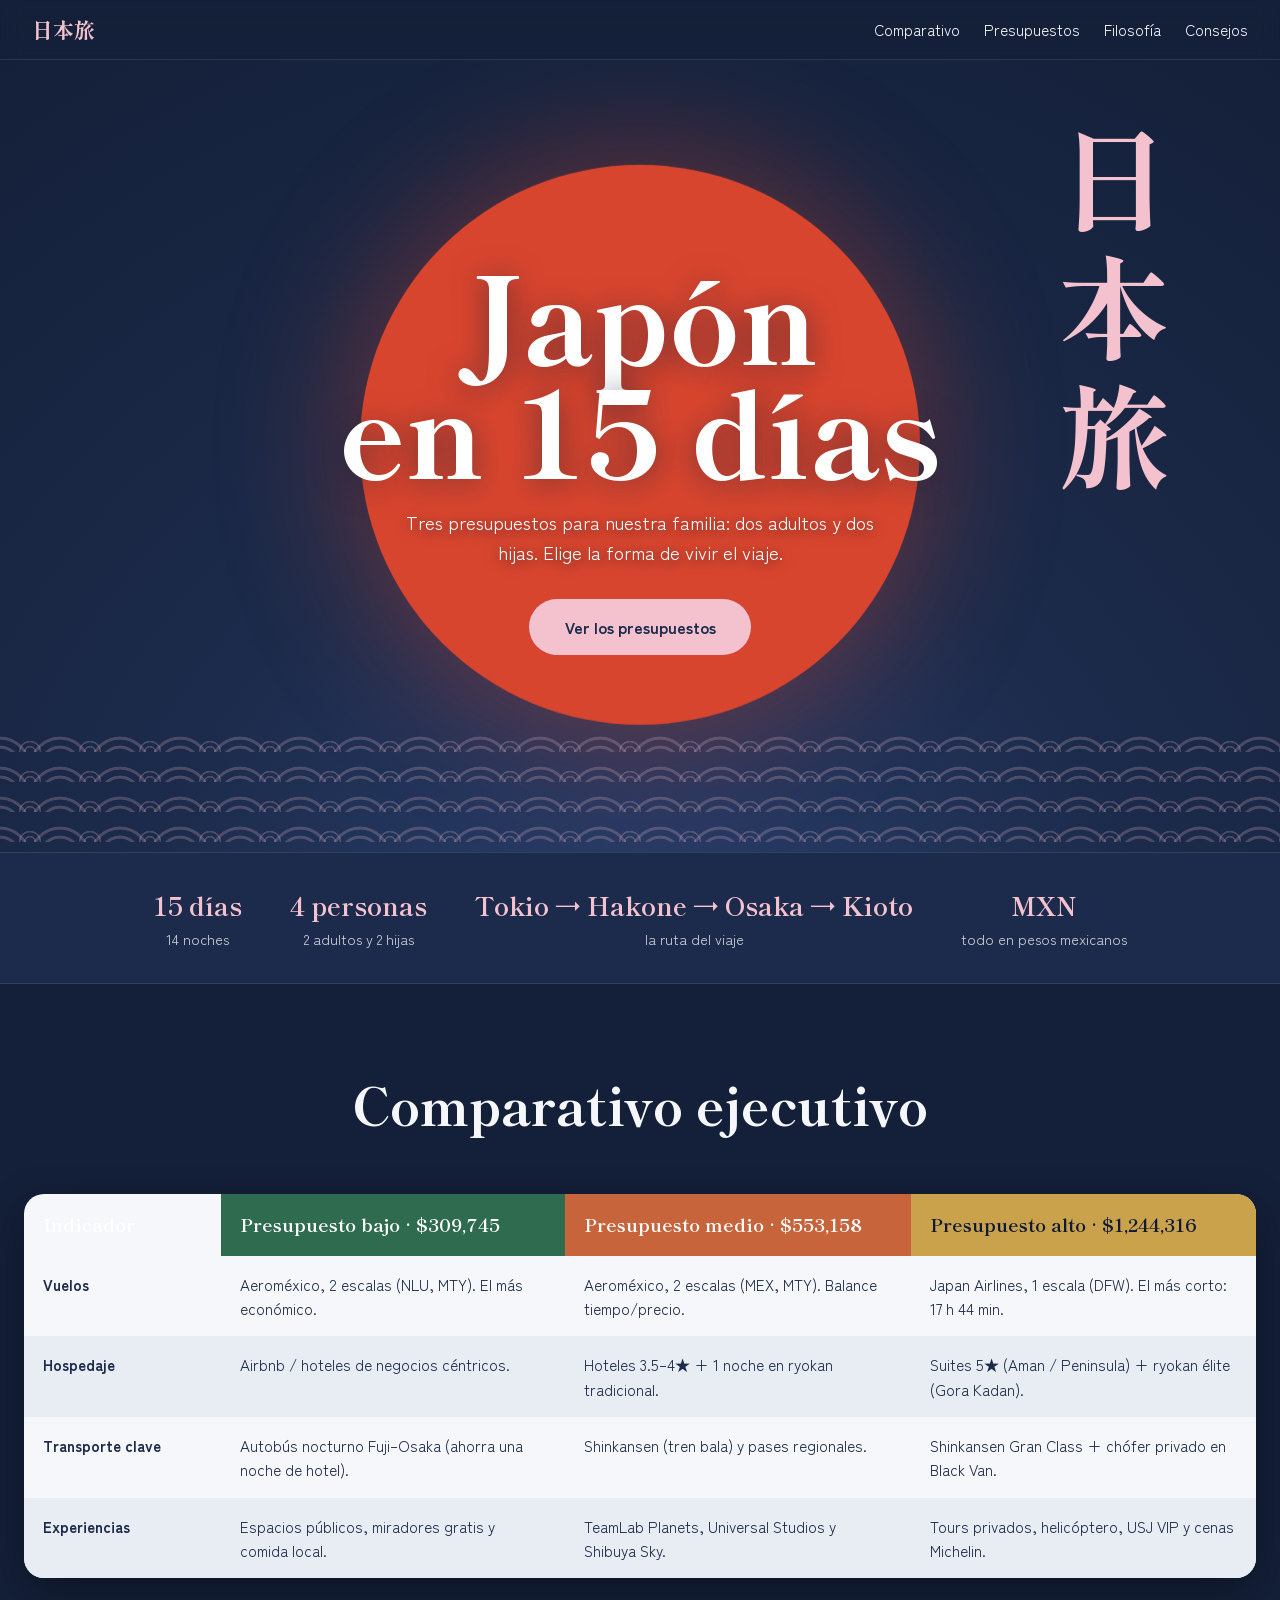
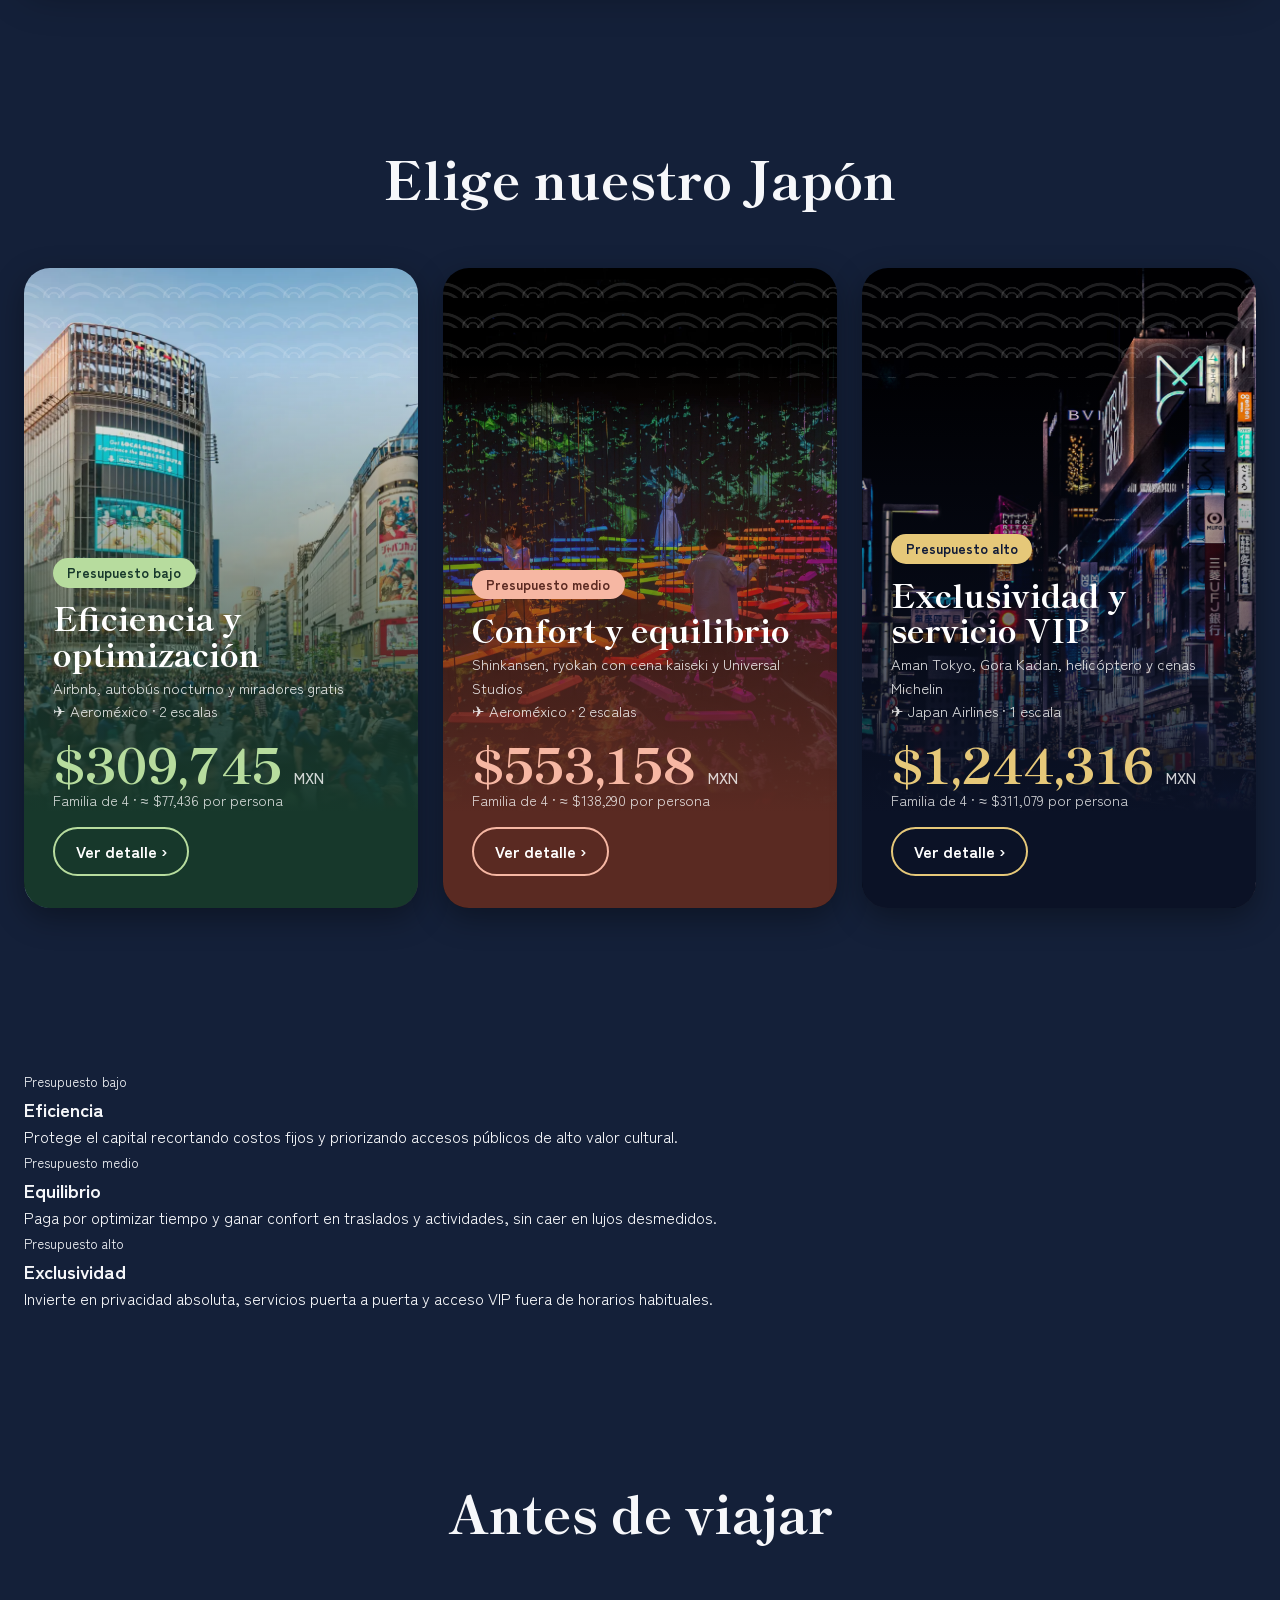
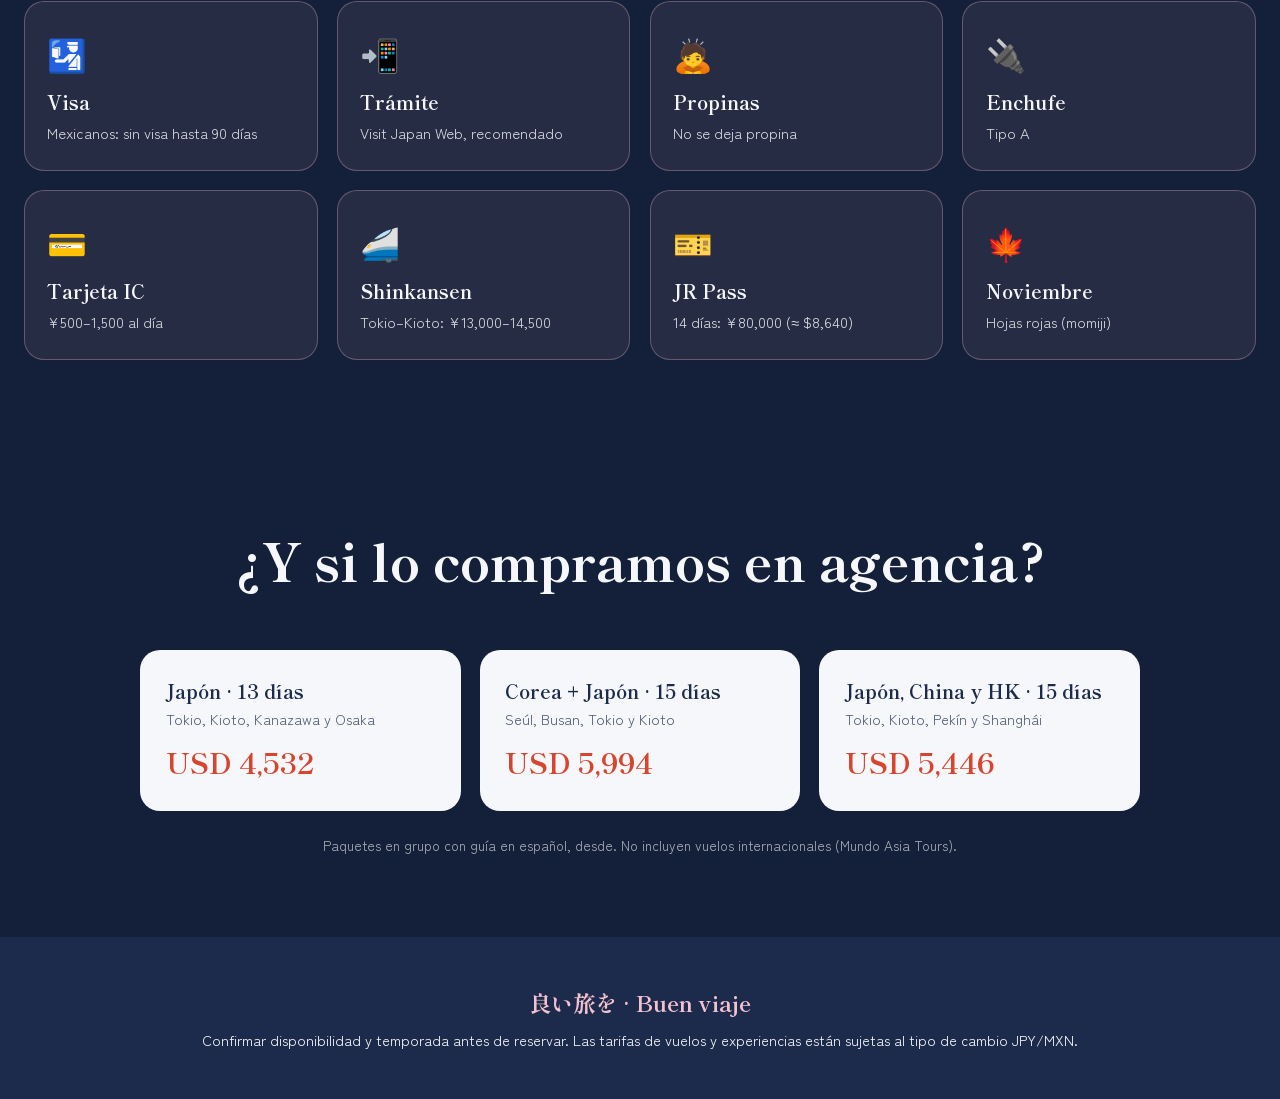
<file: index.html>
<!DOCTYPE html>
<html lang="es">
<head>
<meta charset="UTF-8">
<meta name="viewport" content="width=device-width, initial-scale=1">
<title>Japón en 15 días | Propuesta familiar</title>
<link href="https://fonts.googleapis.com/css2?family=Shippori+Mincho:wght@500;700;800&family=Zen+Kaku+Gothic+New:wght@400;500;700&display=swap" rel="stylesheet">

<style>
/* ---------- Colores y fuentes generales ---------- */
:root {
  --indigo: #1C2B4B;
  --indigo-oscuro: #142039;
  --sakura: #F4C2CF;
  --rojo: #D8452E;
  --blanco: #F6F7FA;
  --titulos: 'Shippori Mincho', 'Yu Mincho', serif;
  --texto: 'Zen Kaku Gothic New', 'Segoe UI', sans-serif;
}

* { box-sizing: border-box; margin: 0; padding: 0; }
html { scroll-behavior: smooth; }
body { background: var(--indigo-oscuro); color: var(--blanco); font-family: var(--texto); line-height: 1.6; overflow-x: hidden; }
button { font: inherit; color: inherit; border: 0; background: none; cursor: pointer; }
h2 { font-family: var(--titulos); font-size: clamp(2rem, 5vw, 3.2rem); font-weight: 800; text-align: center; margin-bottom: 3rem; }
.sub { text-align: center; max-width: 60ch; margin: 1rem auto 3rem; opacity: .8; }
section { padding: 5rem 1.5rem; max-width: 1320px; margin: auto; }

/* ---------- Paletas por presupuesto ---------- */
/* Bajo: bambú / matcha */
.bajo  { --acento: #2F6B4F; --brillo: #B7DC9E; --fondo: #F1F7EA; --oscuro: #17382B; --letra: #17382B; }
/* Medio: cerezos / sakura (terracota y salmón) */
.medio { --acento: #C8643B; --brillo: #F6B7A3; --fondo: #FFF3EE; --oscuro: #5A2A22; --letra: #4A241D; }
/* Alto: lujo imperial / noche de Tokio */
.alto  { --acento: #C9A24B; --brillo: #E6C879; --fondo: #0F1A38; --oscuro: #0B1226; --letra: #F3E9D0; }

/* ---------- Menú ---------- */
nav { position: sticky; top: 0; z-index: 20; display: flex; justify-content: space-between; align-items: center; padding: .8rem 2rem; background: rgba(20, 32, 57, .85); backdrop-filter: blur(10px); border-bottom: 1px solid rgba(255,255,255,.1); }
nav b { font-family: var(--titulos); font-size: 1.3rem; color: var(--sakura); }
nav a { color: var(--blanco); text-decoration: none; margin-left: 1.5rem; font-size: .95rem; transition: color .3s; }
nav a:hover { color: var(--sakura); }

/* ---------- Inicio con el sol ---------- */
.hero { position: relative; min-height: 88vh; display: grid; place-items: center; text-align: center; padding: 4rem 1.5rem; overflow: hidden; background: radial-gradient(circle at 50% 120%, #2c4170, var(--indigo) 45%, var(--indigo-oscuro)); }
.sol { position: absolute; width: min(70vw, 560px); aspect-ratio: 1; border-radius: 50%; background: var(--rojo); top: 50%; left: 50%; transform: translate(-50%, -52%); box-shadow: 0 0 120px 20px rgba(216,69,46,.35); animation: salir 1.6s cubic-bezier(.2,.8,.2,1) both; }
@keyframes salir { from { transform: translate(-50%, 40%); opacity: 0; } }
.kanji { position: absolute; right: 6%; top: 8%; writing-mode: vertical-rl; font-family: var(--titulos); font-weight: 800; font-size: clamp(3rem, 9vw, 7rem); color: var(--sakura); letter-spacing: .15em; }
.hero-texto { position: relative; z-index: 2; max-width: 820px; }
.hero h1 { font-family: var(--titulos); font-weight: 800; font-size: clamp(3rem, 10vw, 7.5rem); line-height: .95; color: #fff; text-shadow: 0 4px 30px rgba(20,32,57,.55); }
.hero p { margin: 1.5rem auto 2rem; max-width: 52ch; font-size: 1.15rem; color: #fff; text-shadow: 0 2px 14px rgba(20,32,57,.8); }
.boton { display: inline-block; padding: .95rem 2.2rem; border-radius: 99px; background: var(--sakura); color: var(--indigo); font-weight: 700; text-decoration: none; transition: transform .25s, box-shadow .25s; }
.boton:hover { transform: translateY(-3px) scale(1.05); box-shadow: 0 12px 30px rgba(244,194,207,.35); }
/* motivo japonés sutil (olas seigaiha) en la base del inicio */
.olas, .card::before { background-image:
  radial-gradient(circle at 100% 150%, transparent 24%, var(--linea) 25%, var(--linea) 28%, transparent 29%, transparent 36%, var(--linea) 37%, var(--linea) 40%, transparent 41%),
  radial-gradient(circle at 0 150%, transparent 24%, var(--linea) 25%, var(--linea) 28%, transparent 29%, transparent 36%, var(--linea) 37%, var(--linea) 40%, transparent 41%),
  radial-gradient(circle at 50% 100%, transparent 10%, var(--linea) 11%, var(--linea) 14%, transparent 15%, transparent 22%, var(--linea) 23%, var(--linea) 26%, transparent 27%);
  background-size: 60px 30px; }
.olas { --linea: rgba(244,194,207,.22); position: absolute; left: 0; right: 0; bottom: 0; height: 130px; z-index: 1; }
.petalo { position: absolute; top: -20px; width: 12px; height: 12px; border-radius: 0 80% 0 80%; background: var(--sakura); opacity: .8; z-index: 1; animation: caer linear infinite; }
@keyframes caer { to { transform: translate(90px, 100vh) rotate(720deg); } }

/* ---------- Datos rápidos ---------- */
.datos { display: flex; flex-wrap: wrap; justify-content: center; gap: 1rem 3rem; padding: 2rem 1.5rem; background: var(--indigo); border-block: 1px solid rgba(255,255,255,.1); }
.datos div { text-align: center; }
.datos b { display: block; font-family: var(--titulos); font-size: 1.6rem; color: var(--sakura); }
.datos span { font-size: .9rem; opacity: .8; }

/* ---------- Tabla comparativa ---------- */
.tabla-scroll { overflow-x: auto; border-radius: 20px; box-shadow: 0 14px 40px rgba(0,0,0,.35); }
.comparativo { width: 100%; min-width: 760px; border-collapse: collapse; background: var(--blanco); color: var(--indigo); }
.comparativo th, .comparativo td { padding: 1rem 1.2rem; text-align: left; vertical-align: top; font-size: .95rem; }
.comparativo thead th { font-family: var(--titulos); font-size: 1.15rem; background: var(--acento); color: #fff; }
.comparativo thead th.alto { color: #0F1A38; }
.comparativo tbody th { color: var(--indigo); width: 16%; }
.comparativo tbody tr:nth-child(even) { background: #E8ECF3; }
.comparativo tbody tr { transition: background .3s; }
.comparativo tbody tr:hover { background: var(--sakura); }

/* ---------- Tarjetas de presupuesto ---------- */
.rejilla { display: grid; grid-template-columns: repeat(3, 1fr); gap: 1.6rem; }
.card { --linea: rgba(255,255,255,.12); position: relative; height: 640px; border-radius: 26px; overflow: hidden; cursor: pointer; isolation: isolate; box-shadow: 0 10px 30px rgba(0,0,0,.35); transition: transform .5s cubic-bezier(.2,.9,.3,1.2), box-shadow .5s, opacity .35s, filter .35s; }
.card .foto { position: absolute; inset: 0; z-index: -3; background: linear-gradient(160deg, var(--acento), var(--oscuro)); transition: transform .9s cubic-bezier(.2,.8,.2,1); }
.card .foto img { width: 100%; height: 100%; object-fit: cover; display: block; }
.card::after { content: ""; position: absolute; inset: 0; z-index: -1; background: linear-gradient(180deg, rgba(0,0,0,0) 15%, var(--oscuro) 85%); }
.card::before { content: ""; position: absolute; left: 0; right: 0; top: 0; height: 110px; z-index: 0; }
.rejilla:hover .card { opacity: .55; filter: saturate(.5); transform: scale(.96); }
.rejilla .card:hover { opacity: 1; filter: none; transform: scale(1.07) translateY(-10px); z-index: 5; box-shadow: 0 40px 90px rgba(0,0,0,.6), 0 0 0 3px var(--brillo); }
.card:hover .foto { transform: scale(1.15); }
.card .info { position: absolute; left: 0; right: 0; bottom: 0; padding: 2rem 1.8rem; color: #fff; }
.etiqueta { display: inline-block; padding: .25rem .9rem; border-radius: 99px; background: var(--brillo); color: var(--oscuro); font-weight: 700; font-size: .85rem; }
.card h3 { font-family: var(--titulos); font-size: 2rem; font-weight: 800; line-height: 1.1; margin: .8rem 0 .3rem; }
.card .ruta { font-size: .92rem; opacity: .85; }
.precio { font-family: var(--titulos); font-weight: 800; font-size: 3rem; line-height: 1; margin: 1rem 0 .1rem; color: var(--brillo); }
.precio small { font-family: var(--texto); font-size: .95rem; font-weight: 500; color: #fff; opacity: .8; }
.por-persona { font-size: .9rem; opacity: .8; }
.ver-mas { display: inline-block; margin-top: 1rem; padding: .6rem 1.3rem; border: 2px solid var(--brillo); border-radius: 99px; font-weight: 700; transition: background .3s, color .3s; }
.card:hover .ver-mas { background: var(--brillo); color: var(--oscuro); }

/* ---------- Filosofía ---------- */
.filosofia { display: grid; grid-template-columns: repeat(3, 1fr); gap: 1.4rem; }
.filosofia div { padding: 2rem; border-radius: 20px; background: var(--fondo); color: var(--letra); border-top: 6px solid var(--acento); transition: transform .35s, box-shadow .35s; }
.filosofia div:hover { transform: translateY(-8px); box-shadow: 0 24px 50px rgba(0,0,0,.4); }
.filosofia h3 { font-family: var(--titulos); font-size: 1.5rem; color: var(--acento); }
.filosofia small { display: block; margin-bottom: .6rem; opacity: .7; }

footer { text-align: center; padding: 3rem 1.5rem; background: var(--indigo); font-size: .9rem; }
footer b { display: block; font-family: var(--titulos); font-size: 1.4rem; color: var(--sakura); margin-bottom: .5rem; }

/* ---------- Ventana con galería y detalle ---------- */
dialog { width: min(1200px, 96vw); max-height: 94vh; margin: auto; border: 0; border-radius: 26px; overflow: auto; background: var(--fondo); color: var(--letra); box-shadow: 0 50px 120px rgba(0,0,0,.7); }
dialog[open] { animation: aparecer .45s cubic-bezier(.2,.9,.3,1.2); }
dialog::backdrop { background: rgba(10,16,32,.8); backdrop-filter: blur(8px); }
@keyframes aparecer { from { transform: scale(.85) translateY(30px); opacity: 0; } }
.cerrar { position: sticky; top: .8rem; float: right; margin: .8rem .8rem 0 0; z-index: 10; width: 44px; height: 44px; border-radius: 50%; background: var(--acento); color: #fff; font-size: 1.4rem; font-weight: 700; transition: transform .3s; }
.alto .cerrar { color: #0F1A38; }
.cerrar:hover { transform: rotate(90deg) scale(1.1); }
.modal-grid { display: grid; grid-template-columns: 1fr 1.1fr; gap: 2rem; padding: 1.5rem 2rem 2.2rem; }
.escenario { position: relative; aspect-ratio: 4/3; border-radius: 20px; overflow: hidden; background: linear-gradient(160deg, var(--acento), var(--oscuro)); }
.escenario img { position: absolute; inset: 0; width: 100%; height: 100%; object-fit: cover; animation: entrar .6s; }
@keyframes entrar { from { opacity: 0; transform: scale(1.06); } }
.pie-foto { position: absolute; left: 0; right: 0; bottom: 0; padding: 2.5rem 1.2rem 1rem; background: linear-gradient(transparent, rgba(0,0,0,.8)); font-family: var(--titulos); font-weight: 700; font-size: 1.1rem; color: #fff; }
.flecha { position: absolute; top: 50%; transform: translateY(-50%); width: 46px; height: 46px; border-radius: 50%; background: rgba(0,0,0,.55); color: #fff; font-size: 1.3rem; z-index: 3; transition: background .3s, transform .3s; }
.flecha:hover { background: var(--acento); transform: translateY(-50%) scale(1.15); }
.anterior { left: .8rem; } .siguiente { right: .8rem; }
.miniaturas { display: grid; grid-template-columns: repeat(6, 1fr); gap: .5rem; margin-top: .7rem; }
.miniaturas button { aspect-ratio: 1; border-radius: 12px; overflow: hidden; opacity: .5; background: var(--acento); transition: opacity .3s, transform .3s; }
.miniaturas img { width: 100%; height: 100%; object-fit: cover; display: block; }
.miniaturas button:hover { opacity: 1; transform: translateY(-4px); }
.miniaturas button.activa { opacity: 1; box-shadow: 0 0 0 3px var(--acento); }
.detalle h2 { text-align: left; font-size: 2.1rem; line-height: 1.1; margin: .6rem 0 .5rem; }
.detalle .justif { font-size: .95rem; opacity: .85; margin-bottom: 1rem; }
.detalle .precio { color: var(--acento); margin: .5rem 0 0; }
.detalle .precio small { color: var(--letra); }
.detalle .etiqueta { background: var(--acento); color: #fff; }
.alto .etiqueta { color: #0F1A38; }
.pestanas { display: flex; gap: .5rem; margin: 1.4rem 0 1rem; }
.pestanas button { padding: .5rem 1.3rem; border-radius: 99px; background: rgba(128,128,128,.18); font-weight: 500; transition: transform .25s; }
.pestanas button:hover { transform: translateY(-2px); }
.pestanas button.activa { background: var(--acento); color: #fff; font-weight: 700; }
.alto .pestanas button.activa { color: #0F1A38; }
h4 { font-family: var(--titulos); font-size: 1.15rem; color: var(--acento); margin: 1.2rem 0 .5rem; }
.tabla { width: 100%; border-collapse: collapse; font-size: .88rem; }
.tabla th { text-align: left; padding: .5rem .6rem; background: var(--acento); color: #fff; font-weight: 700; }
.alto .tabla th { color: #0F1A38; }
.tabla td { padding: .5rem .6rem; border-bottom: 1px solid rgba(128,128,128,.3); }
.tabla .num { text-align: right; white-space: nowrap; }
.tabla .total td { font-weight: 700; color: var(--acento); border-bottom: 0; }
.dia { display: grid; grid-template-columns: 52px 1fr; gap: .8rem; padding: .55rem 0; border-bottom: 1px solid rgba(128,128,128,.25); }
.dia i { font-style: normal; font-family: var(--titulos); font-weight: 800; font-size: 1.5rem; color: var(--acento); }
.dia b { display: block; font-size: .95rem; }
.dia span { font-size: .88rem; opacity: .85; }
.lista-dias { max-height: 420px; overflow-y: auto; padding-right: .5rem; }

/* ---------- Boleto de avión ---------- */
.boleto { background: var(--oscuro); color: #fff; border-radius: 18px; padding: 1.5rem; border-left: 8px solid var(--brillo); }
.boleto-arriba { display: flex; justify-content: space-between; flex-wrap: wrap; gap: .5rem; margin-bottom: 1.3rem; }
.boleto-arriba b { font-family: var(--titulos); font-size: 1.3rem; color: var(--brillo); }
.boleto-arriba span { font-size: .85rem; opacity: .8; }
.boleto-ruta { display: grid; grid-template-columns: auto 1fr auto; align-items: center; gap: 1rem; text-align: center; }
.boleto-ruta strong { display: block; font-family: var(--titulos); font-size: 2rem; line-height: 1; }
.boleto-ruta sup { font-size: .9rem; color: var(--brillo); }
.boleto-ruta span { opacity: .8; }
.boleto-medio small { display: block; font-size: .8rem; opacity: .85; }
.boleto-medio hr { border: 0; border-top: 2px dashed var(--brillo); margin: .4rem 0; }
.boleto-precio { display: flex; justify-content: space-between; gap: 1rem; margin-top: 1.3rem; padding-top: 1rem; border-top: 2px dashed rgba(255,255,255,.3); }
.boleto-precio small { display: block; font-size: .8rem; opacity: .75; }
.boleto-precio b { font-family: var(--titulos); font-size: 1.7rem; color: var(--brillo); }

/* ---------- Consejos y agencias ---------- */
.tips { display: grid; grid-template-columns: repeat(4, 1fr); gap: 1.2rem; }
.tip { padding: 1.6rem 1.4rem; border-radius: 20px; background: rgba(244,194,207,.08); border: 1px solid rgba(244,194,207,.3); transition: transform .35s, background .35s, color .35s; }
.tip:hover { transform: translateY(-8px); background: var(--sakura); color: var(--indigo); }
.tip span { font-size: 2rem; }
.tip b { display: block; font-family: var(--titulos); font-size: 1.2rem; margin: .5rem 0 .2rem; }
.tip p { font-size: .92rem; opacity: .85; }
.agencias { display: grid; grid-template-columns: repeat(3, 1fr); gap: 1.2rem; max-width: 1000px; margin: auto; }
.agencia { padding: 1.6rem; border-radius: 20px; background: var(--blanco); color: var(--indigo); transition: transform .35s, box-shadow .35s; }
.agencia:hover { transform: translateY(-8px); box-shadow: 0 24px 50px rgba(0,0,0,.4); }
.agencia b { font-family: var(--titulos); font-size: 1.2rem; }
.agencia p { font-size: .9rem; opacity: .75; }
.agencia strong { display: block; font-family: var(--titulos); font-size: 1.8rem; color: var(--rojo); margin-top: .6rem; }
.nota { text-align: center; font-size: .85rem; opacity: .65; margin-top: 1.5rem; }

@media (max-width: 1020px) {
  .tips { grid-template-columns: repeat(2, 1fr); }
  .agencias { grid-template-columns: 1fr; max-width: 480px; }
  .rejilla, .filosofia { grid-template-columns: 1fr; max-width: 520px; margin: auto; }
  .card { height: 540px; }
  .modal-grid { grid-template-columns: 1fr; padding: 1rem; }
  nav a { margin-left: .8rem; font-size: .85rem; }
}
.boleto { margin-bottom: .8rem; }
.total-vuelo { display: flex; justify-content: space-between; gap: 1rem; padding: 1rem 1.3rem; border-radius: 16px; background: rgba(128,128,128,.15); }
.total-vuelo small { display: block; font-size: .8rem; opacity: .75; }
.total-vuelo b { font-family: var(--titulos); font-size: 1.6rem; color: var(--acento); }
</style>
</head>

<body>

<nav>
  <b>日本旅</b>
  <div><a href="#comparativo">Comparativo</a><a href="#presupuestos">Presupuestos</a><a href="#filosofia">Filosofía</a><a href="#consejos">Consejos</a></div>
</nav>

<header class="hero">
  <div class="sol"></div>
  <div class="kanji">日本旅</div>
  <div class="hero-texto">
    <h1>Japón<br>en 15 días</h1>
    <p>Tres presupuestos para nuestra familia: dos adultos y dos hijas. Elige la forma de vivir el viaje.</p>
    <a class="boton" href="#presupuestos">Ver los presupuestos</a>
  </div>
  <div class="olas"></div>
</header>

<div class="datos">
  <div><b>15 días</b><span>14 noches</span></div>
  <div><b>4 personas</b><span>2 adultos y 2 hijas</span></div>
  <div><b>Tokio → Hakone → Osaka → Kioto</b><span>la ruta del viaje</span></div>
  <div><b>MXN</b><span>todo en pesos mexicanos</span></div>
</div>

<section id="comparativo">
  <h2>Comparativo ejecutivo</h2>
  <div class="tabla-scroll"><table class="comparativo" id="tabla-comparativa"></table></div>
</section>

<section id="presupuestos">
  <h2>Elige nuestro Japón</h2>
  <div class="rejilla" id="rejilla"></div>
</section>

<section id="filosofia">
  <h2>Filosofía de selección</h2>
  <div class="filosofia" id="filosofia"></div>
</section>

<section id="consejos">
  <h2>Antes de viajar</h2>
  <div class="tips" id="tips"></div>
</section>

<section id="agencias">
  <h2>¿Y si lo compramos en agencia?</h2>
  <div class="agencias">
    <div class="agencia"><b>Japón · 13 días</b><p>Tokio, Kioto, Kanazawa y Osaka</p><strong>USD 4,532</strong></div>
    <div class="agencia"><b>Corea + Japón · 15 días</b><p>Seúl, Busan, Tokio y Kioto</p><strong>USD 5,994</strong></div>
    <div class="agencia"><b>Japón, China y HK · 15 días</b><p>Tokio, Kioto, Pekín y Shanghái</p><strong>USD 5,446</strong></div>
  </div>
  <p class="nota">Paquetes en grupo con guía en español, desde. No incluyen vuelos internacionales (Mundo Asia Tours).</p>
</section>

<footer>
  <b>良い旅を · Buen viaje</b>
  Confirmar disponibilidad y temporada antes de reservar. Las tarifas de vuelos y experiencias están sujetas al tipo de cambio JPY/MXN.
</footer>

<dialog id="ventana"></dialog>

<script>
// ---------------------------------------------------------
// DATOS: aquí está toda la información de los 3 presupuestos
// (base: el PDF de referencia, para una familia de 4 personas)
// ---------------------------------------------------------
var PERSONAS = 4;

// función para las fotos (cambia las palabras o pon tus rutas, ej: 'img/fuji.jpg')
function foto(palabras) {
  if (palabras.indexOf('/') != -1) return palabras;
  return 'https://loremflickr.com/1600/1000/' + palabras;
}

var planes = [
  {
    clase: 'bajo', etiqueta: 'Presupuesto bajo', nombre: 'Eficiencia y optimización',
    ruta: 'Airbnb, autobús nocturno y miradores gratis',
    justificacion: 'Maximiza el capital con movilidad inteligente, hospedajes funcionales y ahorros como el autobús nocturno Fuji–Osaka, que elimina una noche de hotel y un traslado.',
    filosofia: ['Eficiencia', 'Protege el capital recortando costos fijos y priorizando accesos públicos de alto valor cultural.'],
    comparativo: ['Aeroméxico, 2 escalas (NLU, MTY). El más económico.', 'Airbnb / hoteles de negocios céntricos.', 'Autobús nocturno Fuji–Osaka (ahorra una noche de hotel).', 'Espacios públicos, miradores gratis y comida local.'],
    fotos: [['tokyo,shibuya', 'Cruce de Shibuya, Tokio'], ['fuji,kawaguchiko', 'Lago Kawaguchiko y el Monte Fuji'], ['osaka,dotonbori', 'Dotonbori, Osaka'], ['nara,deer', 'Parque de los ciervos, Nara'], ['kyoto,fushimiinari', 'Fushimi Inari, Kioto'], ['kyoto,bamboo', 'Bosque de bambú, Arashiyama']],
    antes: [
      ['Vuelos (redondo, 4 personas)', 'Aeroméxico · 2 escalas (NLU, MTY) · $33,737 por persona', 134945],
      ['Hospedaje (14 noches)', 'Airbnb u hoteles de negocios; la noche 8 se pasa en tránsito', 65000],
      ['Transporte nacional', 'Autobús nocturno Fuji–Osaka y pases locales', 8000],
      ['Seguros y entradas', 'Póliza médica amplia y tickets básicos', 12000]
    ],
    durante: [
      ['Tokio (días 1–5)', 17800, 5500, 1500],
      ['Fuji / tránsito (días 6–8)', 11500, 4000, 2000],
      ['Osaka (días 9–11)', 15000, 3200, 2000],
      ['Nara / Kioto (días 12–15)', 18000, 5400, 3900]
    ],
    dias: [
      ['Aterrizaje en Tokio', 'Llegada a Narita/Haneda, check-in en Airbnb (Ueno) y despensa para desayunos.'],
      ['Contraste cultural', 'Templo Sensō-ji por la mañana (acceso libre) y tarde en Akihabara.'],
      ['Moda y redes', 'Harajuku, Takeshita Street, cruce de Shibuya y mirador gratis del edificio Magnet.'],
      ['Panorámicas', 'Mirador gratuito del Gobierno Metropolitano de Tokio, piso 45.'],
      ['Parques y traslado', 'Picnic en el Parque Yoyogi y autobús por la tarde hacia Fuji.'],
      ['Kawaguchiko', 'Renta de 4 bicicletas (~$400 en total) para recorrer los miradores del lago.'],
      ['Cultura termal', 'Pagoda Chureito (400 escalones) y onsen público económico.'],
      ['Tránsito estratégico', 'Autobús nocturno a Osaka a las 10 PM: ahorra transporte y una noche de hotel.'],
      ['Neón y gastronomía', 'Dotonbori; cena de takoyaki y okonomiyaki (menos de $600 para la familia).'],
      ['Barrio retro', 'Shinsekai y comida económica tipo kushikatsu.'],
      ['Castillo y mercado', 'Jardines del Castillo de Osaka y degustaciones en el Mercado Kuromon.'],
      ['Excursión a Nara', 'Tren local, parque de los ciervos y galletas para alimentarlos (~$25).'],
      ['Montaña roja', 'Senderismo en Fushimi Inari y tarde libre en Gion.'],
      ['Compras inteligentes', 'Bosque de bambú de Arashiyama y recuerdos en Daiso y Don Quijote. Por la tarde, tren a Tokio.'],
      ['Retorno a Guadalajara', 'Traslado a Narita (NRT) y vuelo de regreso a Guadalajara a las 9:35.']
    ]
  },
  {
    clase: 'medio', etiqueta: 'Presupuesto medio', nombre: 'Confort y equilibrio',
    ruta: 'Shinkansen, ryokan con cena kaiseki y Universal Studios',
    justificacion: 'Equilibrio entre presupuesto y comodidad: reduce tiempos de traslado con el Shinkansen e incluye experiencias icónicas como una noche de ryokan con cena kaiseki y un parque de atracciones.',
    filosofia: ['Equilibrio', 'Paga por optimizar tiempo y ganar confort en traslados y actividades, sin caer en lujos desmedidos.'],
    comparativo: ['Aeroméxico, 2 escalas (MEX, MTY). Balance tiempo/precio.', 'Hoteles 3.5–4★ + 1 noche en ryokan tradicional.', 'Shinkansen (tren bala) y pases regionales.', 'TeamLab Planets, Universal Studios y Shibuya Sky.'],
    fotos: [['teamlab,tokyo', 'TeamLab Planets, Tokio'], ['hakone,ryokan', 'Ryokan tradicional en Hakone'], ['shinkansen,train', 'Viaje en Shinkansen'], ['osaka,castle', 'Castillo de Osaka'], ['kyoto,teaceremony', 'Ceremonia del té en Kioto'], ['tokyo,senso-ji', 'Sensō-ji, Asakusa']],
    antes: [
      ['Vuelos (redondo, 4 personas)', 'Aeroméxico · 2 escalas (MEX, MTY) · $64,415 por persona', 257658],
      ['Hospedaje (14 noches)', 'Hoteles 3.5–4★ en Shinjuku y Kioto + 1 noche de ryokan', 115000],
      ['Transporte nacional', 'Shinkansen Tokio–Kansai y pases regionales', 28000],
      ['Seguros y entradas', 'Póliza médica premium, USJ Express y TeamLab', 25000]
    ],
    durante: [
      ['Tokio (días 1–5)', 25000, 8000, 8500],
      ['Fuji / Hakone (días 6–8)', 15000, 6000, 5000],
      ['Osaka (días 9–11)', 22000, 5500, 6000],
      ['Nara / Kioto (días 12–15)', 18500, 6000, 2000]
    ],
    dias: [
      ['Aterrizaje cómodo', 'Narita Express, check-in en hotel 4★ en Shinjuku y cena de bienvenida.'],
      ['Inmersión digital', 'TeamLab Planets por la mañana; tarde en Odaiba y Akihabara.'],
      ['Moda y vistas', 'Omotesando y Harajuku; al atardecer, Shibuya Sky con acceso reservado.'],
      ['Tradición y sushi', 'Visita guiada a Sensō-ji en Asakusa y sushi de alta calidad en Tsukiji.'],
      ['Día libre', 'Cafés temáticos (Pokémon/Kirby) o Ginza; envío del equipaje a Kioto por Ta-Q-Bin.'],
      ['Romancecar y Hakone', 'Tren expreso, crucero por el Lago Ashi y teleférico panorámico.'],
      ['Noche de ryokan', 'Ryokan tradicional, cena kaiseki de varios tiempos y onsen privado familiar.'],
      ['Alta velocidad', 'Shinkansen directo a Osaka (~2.5 horas).'],
      ['Neón y wagyu', 'Hotel céntrico, Dotonbori y cena en restaurante de carne wagyu/Kobe.'],
      ['Universal Studios', 'Día completo con Express Pass: Super Nintendo World y Harry Potter.'],
      ['Castillo y Umeda', 'Interior del Castillo de Osaka y compras en el complejo de Umeda.'],
      ['Nara exprés', 'Tren exprés, templo Tōdai-ji, parque de los ciervos y taxis para optimizar tiempo.'],
      ['Montaña y té', 'Fushimi Inari por la mañana y ceremonia del té privada por la tarde.'],
      ['Arashiyama y souvenirs', 'Bosque de bambú y compras de artesanías y matcha en Gion. Por la tarde, Shinkansen a Tokio.'],
      ['Retorno a Guadalajara', 'Traslado a Narita (NRT) y vuelo de regreso a las 9:35.']
    ]
  },
  {
    clase: 'alto', etiqueta: 'Presupuesto alto', nombre: 'Exclusividad y servicio VIP',
    ruta: 'Aman Tokyo, Gora Kadan, helicóptero y cenas Michelin',
    justificacion: 'Ultra lujo que elimina toda fricción: traslados privados puerta a puerta, hotelería de categoría mundial (Aman, Peninsula, Ritz-Carlton), accesos exclusivos y guías privados permanentes.',
    filosofia: ['Exclusividad', 'Invierte en privacidad absoluta, servicios puerta a puerta y acceso VIP fuera de horarios habituales.'],
    comparativo: ['Japan Airlines, 1 escala (DFW). El más corto: 17 h 44 min.', 'Suites 5★ (Aman / Peninsula) + ryokan élite (Gora Kadan).', 'Shinkansen Gran Class + chófer privado en Black Van.', 'Tours privados, helicóptero, USJ VIP y cenas Michelin.'],
    fotos: [['tokyo,ginza,night', 'Ginza de noche'], ['ryokan,rotenburo', 'Rotenburo privado en Gora Kadan'], ['kobe,beef,wagyu', 'Kobe Beef A5'], ['mountfuji,japan', 'Monte Fuji'], ['kyoto,gion,night', 'Gion, Kioto'], ['japan,zen,temple', 'Meditación zen en Kioto']],
    antes: [
      ['Vuelos (redondo, 4 personas)', 'Japan Airlines · 1 escala (DFW) · $96,079 por persona', 384316],
      ['Hospedaje (14 noches)', 'Suites 5★ (Aman Tokyo) + ryokan premium (Gora Kadan)', 350000],
      ['Transporte nacional', 'Shinkansen Gran Class y chófer privado en Black Van', 85000],
      ['Experiencias VIP', 'Guías privados, tour VIP en USJ y vuelos en helicóptero', 120000]
    ],
    durante: [
      ['Tokio (días 1–5)', 60000, 15000, 40000],
      ['Fuji / Hakone (días 6–8)', 35000, 12000, 15000],
      ['Osaka (días 9–11)', 45000, 10000, 20000],
      ['Nara / Kioto (días 12–15)', 38000, 10000, 5000]
    ],
    dias: [
      ['Arribo VIP', 'Recepción en pista en Haneda, traslado en Black Van y suite en Aman Tokyo o The Peninsula.'],
      ['Anime y helicóptero', 'Guía privado en Akihabara y sobrevuelo privado de Tokio al atardecer.'],
      ['Ginza y Michelin', 'Personal shopper en Ginza y cena omakase en restaurante galardonado.'],
      ['Arte privado', 'Acceso a puerta cerrada a museos digitales y tarde completa de spa 5★.'],
      ['Logística invisible', 'Envío VIP del equipaje a Kioto y traslado privado en vehículo de lujo a Hakone.'],
      ['Yate privado', 'Paseo exclusivo en yate por las aguas del Lago Ashi.'],
      ['Gora Kadan élite', 'Habitación con rotenburo privado (onsen) y cena kaiseki servida en suite.'],
      ['Shinkansen Gran Class', 'Traslado a Osaka en máxima categoría, con atención personalizada.'],
      ['Kobe Beef A5', 'Check-in en The Ritz-Carlton Osaka y cena teppanyaki privada.'],
      ['USJ VIP Experience', 'Tour VIP privado con guía dedicado, accesos VIP y salas lounge.'],
      ['Osaka privado', 'Recorrido a la medida con chófer, evitando las zonas concurridas.'],
      ['Nara histórico', 'Traslado privado con historiador y hospedaje en Four Seasons o Ritz-Carlton Kioto.'],
      ['Velada geisha', 'Templos antes del horario público y cena privada en un ochaya de Gion con geishas.'],
      ['Zen y arte', 'Meditación privada con monje zen y tiempo exclusivo para arte o kimonos. Por la noche, traslado privado a Tokio.'],
      ['Retorno VIP', 'Traslado a la terminal VIP de Narita (NRT) y vuelo de regreso a Guadalajara.']
    ]
  }
];

// ---------------------------------------------------------
// FUNCIONES
// ---------------------------------------------------------

// da formato de dinero: 125000 -> $125,000
function dinero(n) {
  return '$' + Math.round(n).toLocaleString('es-MX');
}

// vuelos reales de cada presupuesto (ida y vuelta, precio por persona y total de la familia)
planes[0].vuelo = { aerolinea: 'Aeroméxico', operado: 'Operado por Aeroliteral (Aeroméxico Connect)', origen: 'GDL', salida: '19:28', destino: 'NRT', llegada: '6:30', mas: '+2', duracion: '20 h 02 min', escalas: '2 escalas · NLU, MTY', porPersona: 33737, total: 134945,
  regreso: { aerolinea: 'Aeroméxico', operado: '', origen: 'NRT', salida: '9:35', destino: 'GDL', llegada: '16:44', mas: '', duracion: '22 h 09 min', escalas: '1 escala · MEX' } };
planes[1].vuelo = { aerolinea: 'Aeroméxico', operado: '', origen: 'GDL', salida: '19:10', destino: 'NRT', llegada: '6:30', mas: '+2', duracion: '20 h 20 min', escalas: '2 escalas · MEX, MTY', porPersona: 64415, total: 257658,
  regreso: { aerolinea: 'Aeroméxico', operado: '', origen: 'NRT', salida: '9:35', destino: 'GDL', llegada: '11:55', mas: '', duracion: '17 h 20 min', escalas: '1 escala · MEX' } };
planes[2].vuelo = { aerolinea: 'Japan Airlines', operado: 'Operado por American Airlines', origen: 'GDL', salida: '5:36', destino: 'HND', llegada: '14:20', mas: '+1', duracion: '17 h 44 min', escalas: '1 escala · DFW', porPersona: 96079, total: 384316,
  regreso: { aerolinea: 'Aeroméxico', operado: '', origen: 'NRT', salida: '9:35', destino: 'GDL', llegada: '10:33', mas: '', duracion: '15 h 58 min', escalas: '1 escala · MEX' } };

// calcula los totales de cada plan (así siempre cuadran las sumas)
for (var i = 0; i < planes.length; i++) {
  var p = planes[i];
  p.totalAntes = 0;
  for (var j = 0; j < p.antes.length; j++) p.totalAntes += p.antes[j][2];
  p.totalDurante = 0;
  for (var k = 0; k < p.durante.length; k++) {
    var f = p.durante[k];
    p.totalDurante += f[1] + f[2] + f[3];
  }
  p.total = p.totalAntes + p.totalDurante;
}

// ruta de cada foto: primero busca tu archivo en la carpeta img (ej: img/bajo-1.jpg)
// y si no existe usa una foto de internet como respaldo
function srcFoto(p, n) {
  return 'src="img/' + p.clase + '-' + (n + 1) + '.jpg" data-respaldo="' + foto(p.fotos[n][0]) + '"';
}

// foto que no carga: se quita y queda el degradado de color
function sinFoto(evento) {
  var imagen = evento.target;
  if (imagen.dataset.respaldo) {
    var respaldo = imagen.dataset.respaldo;
    imagen.dataset.respaldo = '';
    imagen.src = respaldo;
  } else {
    imagen.remove();
  }
}

// ----- tabla comparativa -----
var filas = ['Vuelos', 'Hospedaje', 'Transporte clave', 'Experiencias'];
var html = '<thead><tr><th>Indicador</th>';
planes.forEach(function (p) {
  html += '<th class="' + p.clase + '">' + p.etiqueta + ' · ' + dinero(p.total) + '</th>';
});
html += '</tr></thead><tbody>';
filas.forEach(function (nombre, n) {
  html += '<tr><th>' + nombre + '</th>';
  planes.forEach(function (p) { html += '<td>' + p.comparativo[n] + '</td>'; });
  html += '</tr>';
});
html += '</tbody>';
document.getElementById('tabla-comparativa').innerHTML = html;

// ----- tarjetas -----
var rejilla = '';
planes.forEach(function (p, n) {
  rejilla += '<article class="card ' + p.clase + '" tabindex="0" data-n="' + n + '">' +
    '<div class="foto"><img ' + srcFoto(p, 0) + ' alt="' + p.fotos[0][1] + '" onerror="sinFoto(event)"></div>' +
    '<div class="info">' +
      '<span class="etiqueta">' + p.etiqueta + '</span>' +
      '<h3>' + p.nombre + '</h3>' +
      '<div class="ruta">' + p.ruta + '</div>' +
      '<div class="ruta">✈ ' + p.vuelo.aerolinea + ' · ' + p.vuelo.escalas.split(' · ')[0] + '</div>' +
      '<div class="precio">' + dinero(p.total) + ' <small>MXN</small></div>' +
      '<div class="por-persona">Familia de ' + PERSONAS + ' · ≈ ' + dinero(p.total / PERSONAS) + ' por persona</div>' +
      '<span class="ver-mas">Ver detalle ›</span>' +
    '</div></article>';
});
document.getElementById('rejilla').innerHTML = rejilla;

// ----- filosofía -----
var fil = '';
planes.forEach(function (p) {
  fil += '<div class="' + p.clase + '"><small>' + p.etiqueta + '</small><h3>' + p.filosofia[0] + '</h3><p>' + p.filosofia[1] + '</p></div>';
});
document.getElementById('filosofia').innerHTML = fil;

// ----- ventana (modal) -----
var ventana = document.getElementById('ventana');
var planActual = null;
var fotoActual = 0;

function abrir(n) {
  planActual = planes[n];
  var p = planActual;
  ventana.className = p.clase;

  var miniaturas = '';
  p.fotos.forEach(function (f, j) {
    miniaturas += '<button aria-label="' + f[1] + '"><img ' + srcFoto(p, j) + ' alt="" loading="lazy" onerror="sinFoto(event)"></button>';
  });

  ventana.innerHTML =
    '<button class="cerrar" aria-label="Cerrar">×</button>' +
    '<div class="modal-grid">' +
      '<div><div class="escenario"></div><div class="miniaturas">' + miniaturas + '</div></div>' +
      '<div class="detalle">' +
        '<span class="etiqueta">' + p.etiqueta + '</span>' +
        '<h2>' + p.nombre + '</h2>' +
        '<p class="justif">' + p.justificacion + '</p>' +
        '<div class="precio"><span>$0</span> <small>MXN · ' + PERSONAS + ' personas</small></div>' +
        '<div class="por-persona">≈ ' + dinero(p.total / PERSONAS) + ' por persona</div>' +
        '<div class="pestanas"><button class="activa">Inversión</button><button>Vuelo</button><button>Itinerario</button></div>' +
        '<div id="contenido"></div>' +
      '</div>' +
    '</div>';

  ventana.showModal();
  mostrarFoto(0);
  mostrarInversion();
  contarPrecio(p.total);
}

function mostrarFoto(n) {
  var total = planActual.fotos.length;
  fotoActual = (n + total) % total;   // para que dé la vuelta
  var f = planActual.fotos[fotoActual];
  ventana.querySelector('.escenario').innerHTML =
    '<img ' + srcFoto(planActual, fotoActual) + ' alt="' + f[1] + '" onerror="sinFoto(event)">' +
    '<div class="pie-foto">' + f[1] + '</div>' +
    '<button class="flecha anterior" aria-label="Anterior">‹</button>' +
    '<button class="flecha siguiente" aria-label="Siguiente">›</button>';
  var botones = ventana.querySelectorAll('.miniaturas button');
  for (var i = 0; i < botones.length; i++) {
    botones[i].classList.toggle('activa', i == fotoActual);
  }
}

// el precio sube desde cero hasta el total
function contarPrecio(meta) {
  var inicio = performance.now();
  function paso(ahora) {
    var avance = Math.min((ahora - inicio) / 1100, 1);
    var valor = meta * (1 - Math.pow(1 - avance, 3));
    var el = ventana.querySelector('.precio span');
    if (el) el.textContent = dinero(valor);
    if (avance < 1) requestAnimationFrame(paso);
  }
  requestAnimationFrame(paso);
}

function mostrarInversion() {
  var p = planActual;
  var t1 = '<table class="tabla"><tr><th>Concepto</th><th>Descripción</th><th class="num">Monto</th></tr>';
  p.antes.forEach(function (f) {
    t1 += '<tr><td><b>' + f[0] + '</b></td><td>' + f[1] + '</td><td class="num">' + dinero(f[2]) + '</td></tr>';
  });
  t1 += '<tr class="total"><td colspan="2">Subtotal pre-operativo</td><td class="num">' + dinero(p.totalAntes) + '</td></tr></table>';

  var t2 = '<table class="tabla"><tr><th>Sede / días</th><th class="num">Comida</th><th class="num">Transp.</th><th class="num">Extras</th><th class="num">Total</th></tr>';
  var a = 0, b = 0, c = 0;
  p.durante.forEach(function (f) {
    a += f[1]; b += f[2]; c += f[3];
    t2 += '<tr><td>' + f[0] + '</td><td class="num">' + dinero(f[1]) + '</td><td class="num">' + dinero(f[2]) + '</td><td class="num">' + dinero(f[3]) + '</td><td class="num">' + dinero(f[1] + f[2] + f[3]) + '</td></tr>';
  });
  t2 += '<tr class="total"><td>Total operativo</td><td class="num">' + dinero(a) + '</td><td class="num">' + dinero(b) + '</td><td class="num">' + dinero(c) + '</td><td class="num">' + dinero(p.totalDurante) + '</td></tr></table>';

  document.getElementById('contenido').innerHTML =
    '<h4>Fase 1 · Antes del viaje</h4>' + t1 +
    '<h4>Fase 2 · Efectivo durante el viaje</h4>' + t2;
}

function boleto(v, titulo) {
  return '<div class="boleto">' +
    '<div class="boleto-arriba"><b>' + titulo + ' · ' + v.aerolinea + '</b><span>' + v.operado + '</span></div>' +
    '<div class="boleto-ruta">' +
      '<div><strong>' + v.salida + '</strong><span>' + v.origen + '</span></div>' +
      '<div class="boleto-medio"><small>' + v.duracion + '</small><hr><small>' + v.escalas + '</small></div>' +
      '<div><strong>' + v.llegada + '<sup>' + v.mas + '</sup></strong><span>' + v.destino + '</span></div>' +
    '</div></div>';
}

function mostrarVuelo() {
  var v = planActual.vuelo;
  document.getElementById('contenido').innerHTML =
    boleto(v, 'Ida') + boleto(v.regreso, 'Regreso') +
    '<div class="total-vuelo">' +
      '<div><small>Viaje redondo por persona</small><b>' + dinero(v.porPersona) + '</b></div>' +
      '<div><small>Total ' + PERSONAS + ' personas</small><b>' + dinero(v.total) + '</b></div>' +
    '</div>';
}

function mostrarItinerario() {
  var texto = '<div class="lista-dias">';
  planActual.dias.forEach(function (d, n) {
    texto += '<div class="dia"><i>' + (n + 1) + '</i><div><b>' + d[0] + '</b><span>' + d[1] + '</span></div></div>';
  });
  document.getElementById('contenido').innerHTML = texto + '</div>';
}

// ---------------------------------------------------------
// EVENTOS
// ---------------------------------------------------------
document.querySelectorAll('.card').forEach(function (card) {
  card.addEventListener('click', function () { abrir(card.dataset.n); });
  card.addEventListener('keydown', function (e) {
    if (e.key == 'Enter') abrir(card.dataset.n);
  });
});

ventana.addEventListener('click', function (e) {
  var x = e.target;
  if (x == ventana || x.closest('.cerrar')) { ventana.close(); return; }
  if (x.closest('.anterior')) { mostrarFoto(fotoActual - 1); return; }
  if (x.closest('.siguiente')) { mostrarFoto(fotoActual + 1); return; }

  var mini = x.closest('.miniaturas button');
  if (mini) {
    var lista = Array.prototype.slice.call(mini.parentNode.children);
    mostrarFoto(lista.indexOf(mini));
    return;
  }

  var pestana = x.closest('.pestanas button');
  if (pestana) {
    var todas = ventana.querySelectorAll('.pestanas button');
    todas.forEach(function (b) { b.classList.remove('activa'); });
    pestana.classList.add('activa');
    if (pestana.textContent == 'Itinerario') mostrarItinerario();
    else if (pestana.textContent == 'Vuelo') mostrarVuelo();
    else mostrarInversion();
  }
});

// flechas del teclado para la galería
ventana.addEventListener('keydown', function (e) {
  if (e.key == 'ArrowRight') mostrarFoto(fotoActual + 1);
  if (e.key == 'ArrowLeft') mostrarFoto(fotoActual - 1);
});

// consejos antes de viajar
var consejos = [
  ['🛂', 'Visa', 'Mexicanos: sin visa hasta 90 días'],
  ['📲', 'Trámite', 'Visit Japan Web, recomendado'],
  ['🙇', 'Propinas', 'No se deja propina'],
  ['🔌', 'Enchufe', 'Tipo A'],
  ['💳', 'Tarjeta IC', '¥500–1,500 al día'],
  ['🚄', 'Shinkansen', 'Tokio–Kioto: ¥13,000–14,500'],
  ['🎫', 'JR Pass', '14 días: ¥80,000 (≈ $8,640)'],
  ['🍁', 'Noviembre', 'Hojas rojas (momiji)']
];
var textoConsejos = '';
consejos.forEach(function (c) {
  textoConsejos += '<div class="tip"><span>' + c[0] + '</span><b>' + c[1] + '</b><p>' + c[2] + '</p></div>';
});
document.getElementById('tips').innerHTML = textoConsejos;

// pétalos de sakura cayendo en el inicio
for (var q = 0; q < 14; q++) {
  var petalo = document.createElement('i');
  petalo.className = 'petalo';
  petalo.style.left = (Math.random() * 100) + '%';
  petalo.style.animationDuration = (9 + Math.random() * 9) + 's';
  petalo.style.animationDelay = (-Math.random() * 14) + 's';
  document.querySelector('.hero').appendChild(petalo);
}
</script>
</body>
</html>
</file>
